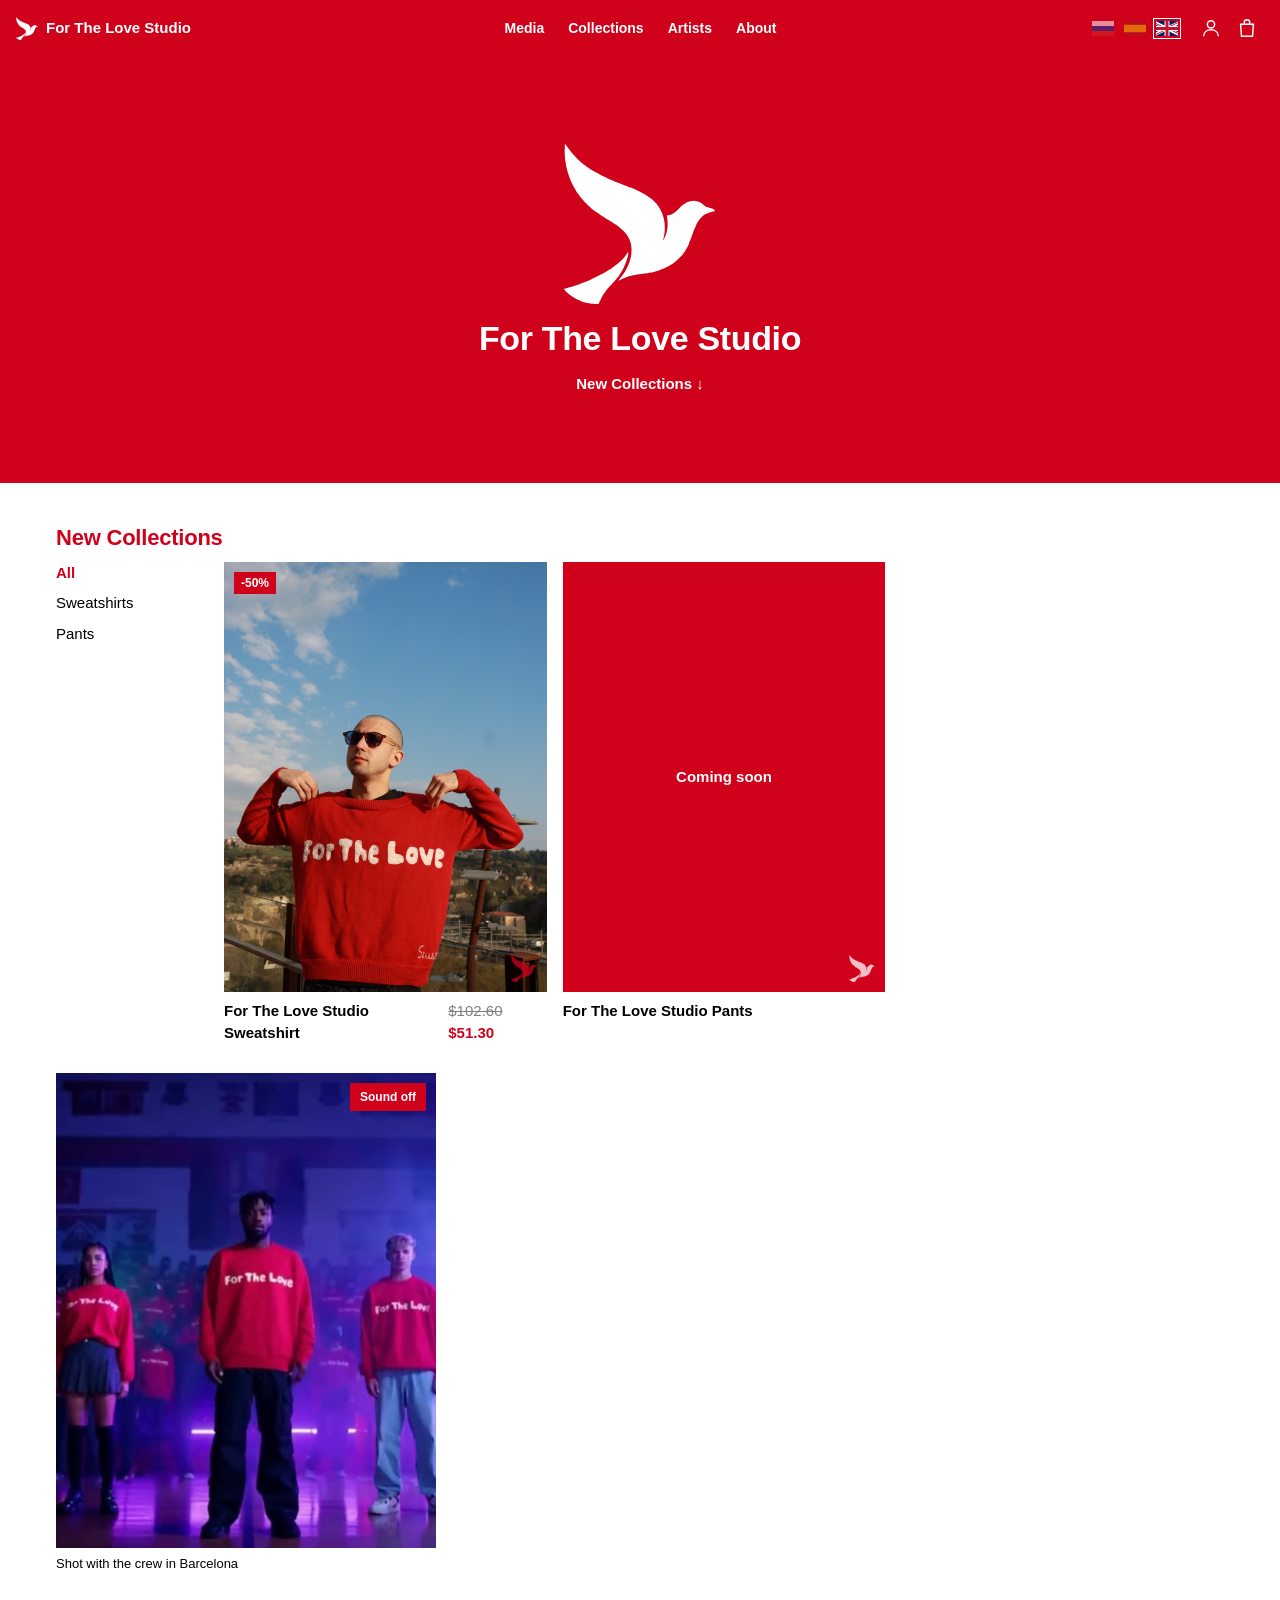
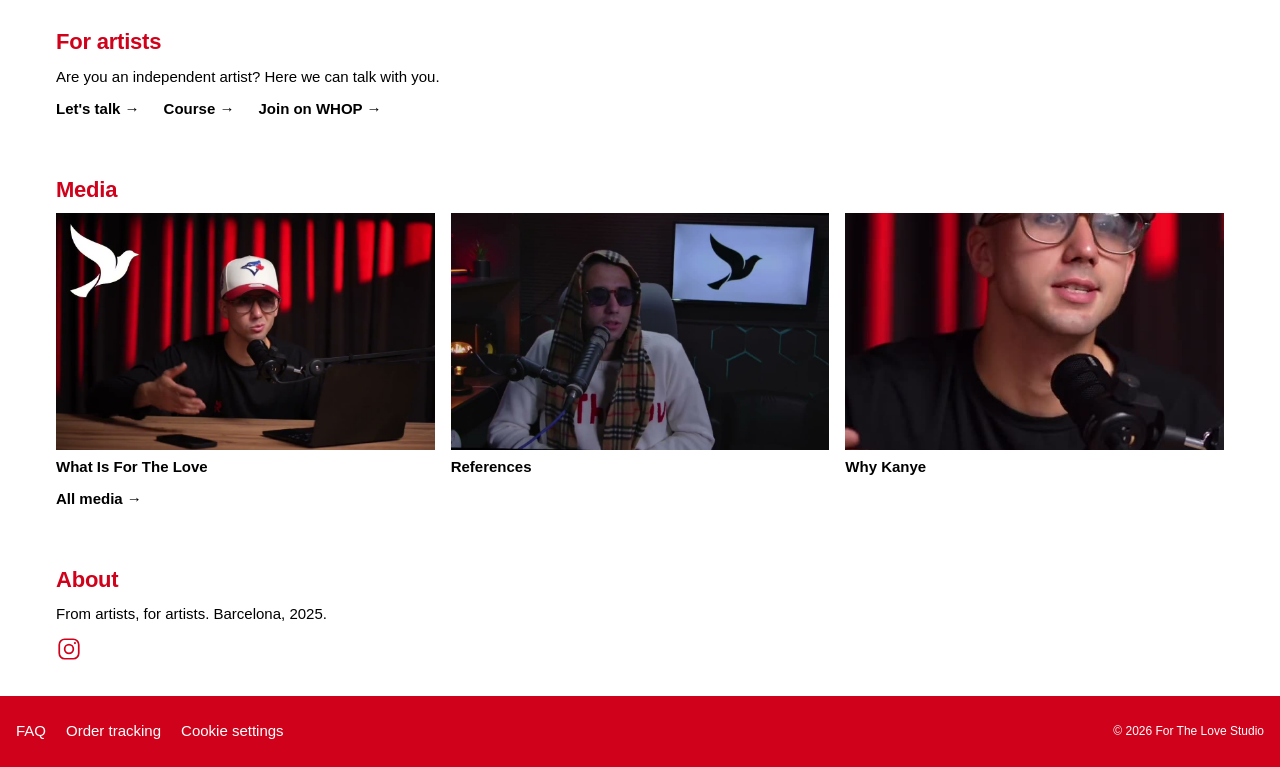
<file: index.html>
<!doctype html>
<html lang="en">
<head>
<meta charset="utf-8">
<meta name="viewport" content="width=device-width, initial-scale=1, viewport-fit=cover">
<title>For The Love Studio</title>
<meta name="description" content="Clothing and a home for independent artists. Barcelona, since 2025.">
<meta name="theme-color" content="#D0021B">
<meta property="og:type" content="website">
<meta property="og:site_name" content="For The Love Studio">
<meta property="og:title" content="For The Love Studio">
<meta property="og:description" content="Clothing and a home for independent artists.">
<meta property="og:url" content="https://shofkamil.github.io/for-the-love-studio/">
<meta property="og:image" content="https://shofkamil.github.io/for-the-love-studio/assets/og.jpg">
<meta property="og:image:width" content="1200">
<meta property="og:image:height" content="630">
<meta name="twitter:card" content="summary_large_image">
<link rel="icon" href="assets/favicon.png">
<link rel="apple-touch-icon" href="assets/favicon.png">
<link rel="stylesheet" href="style.css">
</head>
<body>

<header class="nav">
  <a class="brand" href="index.html#top"><img src="assets/dove.svg" alt="" width="22" height="23">For The Love Studio</a>
  <div class="menu">
    <button class="burger" aria-expanded="false" data-i18n="menu.open">Menu</button>
    <nav>
      <a href="media.html" data-i18n="nav.media">Media</a>
      <a href="index.html#collections" data-i18n="nav.collections">Collections</a>
      <a href="index.html#artists" data-i18n="nav.artists">Artists</a>
      <a href="index.html#about" data-i18n="nav.about">About</a>
    </nav>
  </div>
  <div class="langs">
    <button data-lang="ru" aria-label="Русский"><img src="assets/flag-ru.svg" alt=""></button>
    <button data-lang="es" aria-label="Español"><img src="assets/flag-es.svg" alt=""></button>
    <button data-lang="en" aria-label="English"><img src="assets/flag-gb.svg" alt=""></button>
  </div>
  <div class="icons">
    <button class="icon" data-open="auth" data-i18n-aria="signin.icon" aria-label="Sign in">
      <svg viewBox="0 0 24 24" aria-hidden="true"><circle cx="12" cy="8" r="4"/><path d="M4 21c0-4.4 3.6-7 8-7s8 2.6 8 7"/></svg>
    </button>
    <button class="icon" data-open="bag" data-i18n-aria="bag.icon" aria-label="Bag">
      <svg viewBox="0 0 24 24" aria-hidden="true"><path d="M5 8h14l-1 13H6z"/><path d="M9 8V6a3 3 0 0 1 6 0v2"/></svg>
      <span class="count" data-bag-count hidden>0</span>
    </button>
  </div>
</header>

<main id="top">

  <section class="hero">
    <img class="hero-dove" src="assets/dove.svg" alt="" width="1344" height="1422" fetchpriority="high">
    <h1 data-i18n="hero.brand">For The Love Studio</h1>
    <a class="go" href="#collections" data-i18n="hero.cta">New Collections ↓</a>
  </section>

  <section id="collections" class="wrap">
    <h2 data-i18n="col.title">New Collections</h2>
    <div class="shop">
      <div class="filters" role="tablist">
        <button data-cat="all" aria-pressed="true" data-i18n="col.all">All</button>
        <button data-cat="sweatshirts" data-i18n="col.sweatshirts">Sweatshirts</button>
        <button data-cat="pants" data-i18n="col.pants">Pants</button>
      </div>
      <div id="grid" class="products"></div>
    </div>
    <figure class="col-video">
      <div class="vid">
        <video data-auto src="assets/dance.mp4" poster="assets/dance.jpg" muted loop playsinline preload="none"></video>
        <button class="sound" data-i18n="sound.off">Sound off</button>
      </div>
      <figcaption data-i18n="col.video">Shot with the crew in Barcelona</figcaption>
    </figure>
  </section>

  <section id="artists" class="wrap">
    <h2 data-i18n="artists.title">For artists</h2>
    <p data-i18n="artists.line">Are you an independent artist? Here we can talk with you.</p>
    <div class="ctas">
      <a class="go" data-link="INSTAGRAM_DM" data-i18n="artists.talk">Let's talk →</a>
      <a class="go" data-link="COURSE_URL" data-i18n="artists.course">Course →</a>
      <a class="go" data-link="WHOP_URL" data-i18n="artists.join">Join on WHOP →</a>
    </div>
  </section>

  <section id="media" class="wrap">
    <h2 data-i18n="media.title">Media</h2>
    <div id="media-preview" class="mprev"></div>
    <a class="go" href="media.html" data-i18n="media.all">All media →</a>
  </section>

  <section id="about" class="wrap">
    <h2 data-i18n="about.title">About</h2>
    <p data-i18n="about.line">From artists, for artists. Barcelona, 2025.</p>
    <div class="social">
      <a data-link="INSTAGRAM" aria-label="Instagram"><svg viewBox="0 0 24 24" aria-hidden="true"><rect x="3" y="3" width="18" height="18" rx="5"/><circle cx="12" cy="12" r="4"/><circle cx="17.5" cy="6.5" r="1" class="fill"/></svg></a>
      <a data-link="YOUTUBE" aria-label="YouTube"><svg viewBox="0 0 24 24" aria-hidden="true"><rect x="2" y="5" width="20" height="14" rx="4"/><path d="M10 9l5 3-5 3z" class="fill"/></svg></a>
    </div>
  </section>

</main>

<footer class="foot">
  <nav>
    <button data-open="faq" data-i18n="foot.faq">FAQ</button>
    <button data-open="track" data-i18n="foot.tracking">Order tracking</button>
    <button data-open="cookies" data-i18n="foot.cookies">Cookie settings</button>
  </nav>
  <small>© 2026 For The Love Studio</small>
</footer>

<script src="i18n.js"></script>
<script src="app.js"></script>
</body>
</html>
</file>
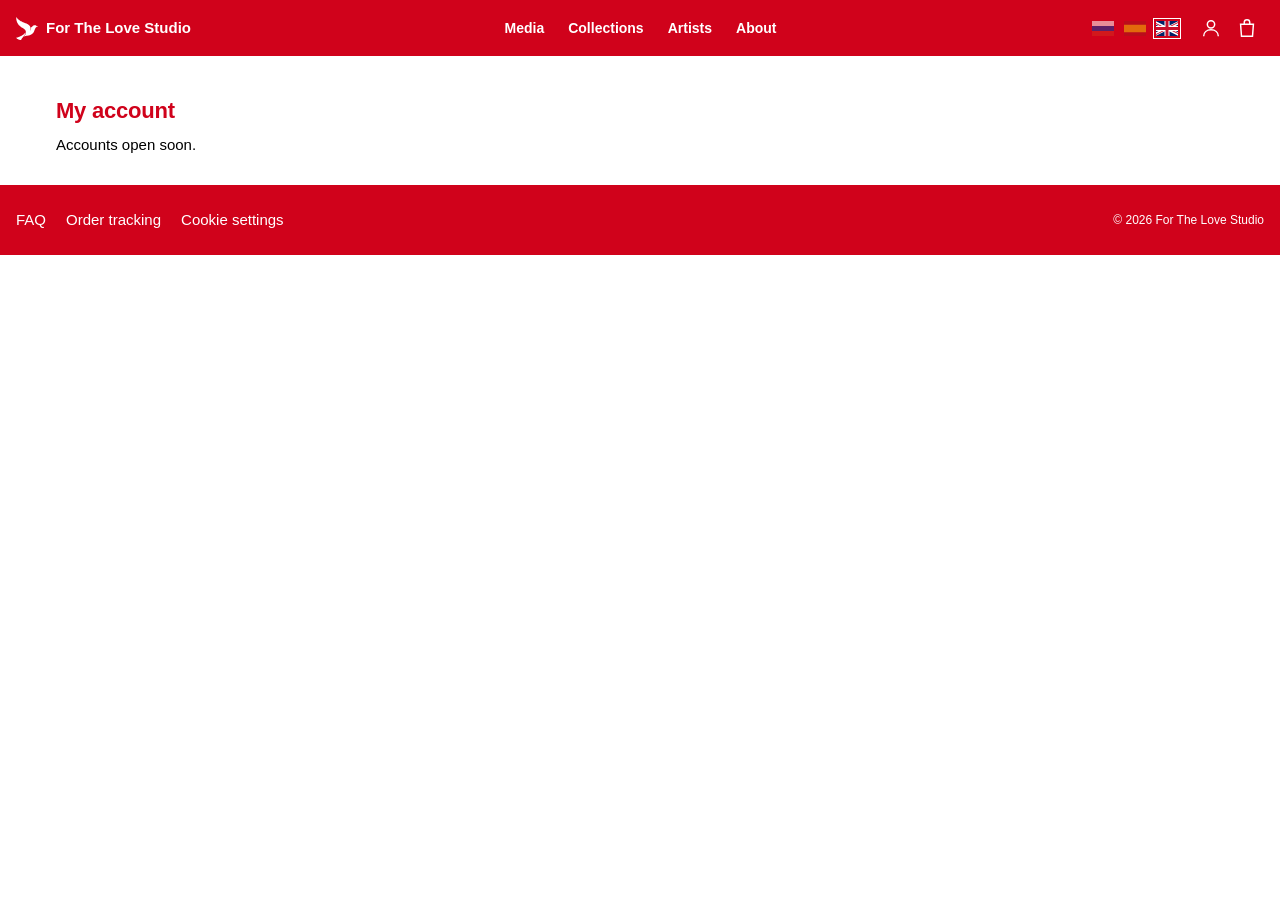
<file: account.html>
<!doctype html>
<html lang="en">
<head>
<meta charset="utf-8">
<meta name="viewport" content="width=device-width, initial-scale=1, viewport-fit=cover">
<title>My account — For The Love Studio</title>
<meta name="description" content="For The Love Studio account.">
<meta name="robots" content="noindex">
<meta name="theme-color" content="#D0021B">
<meta property="og:type" content="website">
<meta property="og:site_name" content="For The Love Studio">
<meta property="og:title" content="My account — For The Love Studio">
<meta property="og:description" content="For The Love Studio account.">
<meta property="og:url" content="https://shofkamil.github.io/for-the-love-studio/account.html">
<meta property="og:image" content="https://shofkamil.github.io/for-the-love-studio/assets/og.jpg">
<meta property="og:image:width" content="1200">
<meta property="og:image:height" content="630">
<meta name="twitter:card" content="summary_large_image">
<link rel="icon" href="assets/favicon.png">
<link rel="apple-touch-icon" href="assets/favicon.png">
<link rel="stylesheet" href="style.css">
</head>
<body>

<header class="nav">
  <a class="brand" href="index.html#top"><img src="assets/dove.svg" alt="" width="22" height="23">For The Love Studio</a>
  <div class="menu">
    <button class="burger" aria-expanded="false" data-i18n="menu.open">Menu</button>
    <nav>
      <a href="media.html" data-i18n="nav.media">Media</a>
      <a href="index.html#collections" data-i18n="nav.collections">Collections</a>
      <a href="index.html#artists" data-i18n="nav.artists">Artists</a>
      <a href="index.html#about" data-i18n="nav.about">About</a>
    </nav>
  </div>
  <div class="langs">
    <button data-lang="ru" aria-label="Русский"><img src="assets/flag-ru.svg" alt=""></button>
    <button data-lang="es" aria-label="Español"><img src="assets/flag-es.svg" alt=""></button>
    <button data-lang="en" aria-label="English"><img src="assets/flag-gb.svg" alt=""></button>
  </div>
  <div class="icons">
    <button class="icon" data-open="auth" data-i18n-aria="signin.icon" aria-label="Sign in">
      <svg viewBox="0 0 24 24" aria-hidden="true"><circle cx="12" cy="8" r="4"/><path d="M4 21c0-4.4 3.6-7 8-7s8 2.6 8 7"/></svg>
    </button>
    <button class="icon" data-open="bag" data-i18n-aria="bag.icon" aria-label="Bag">
      <svg viewBox="0 0 24 24" aria-hidden="true"><path d="M5 8h14l-1 13H6z"/><path d="M9 8V6a3 3 0 0 1 6 0v2"/></svg>
      <span class="count" data-bag-count hidden>0</span>
    </button>
  </div>
</header>

<main class="page">
  <section class="wrap">
    <h1 data-i18n="auth.account">My account</h1>
    <div id="account"></div>
  </section>
</main>

<footer class="foot">
  <nav>
    <button data-open="faq" data-i18n="foot.faq">FAQ</button>
    <button data-open="track" data-i18n="foot.tracking">Order tracking</button>
    <button data-open="cookies" data-i18n="foot.cookies">Cookie settings</button>
  </nav>
  <small>© 2026 For The Love Studio</small>
</footer>

<script src="i18n.js"></script>
<script src="app.js"></script>
</body>
</html>
</file>
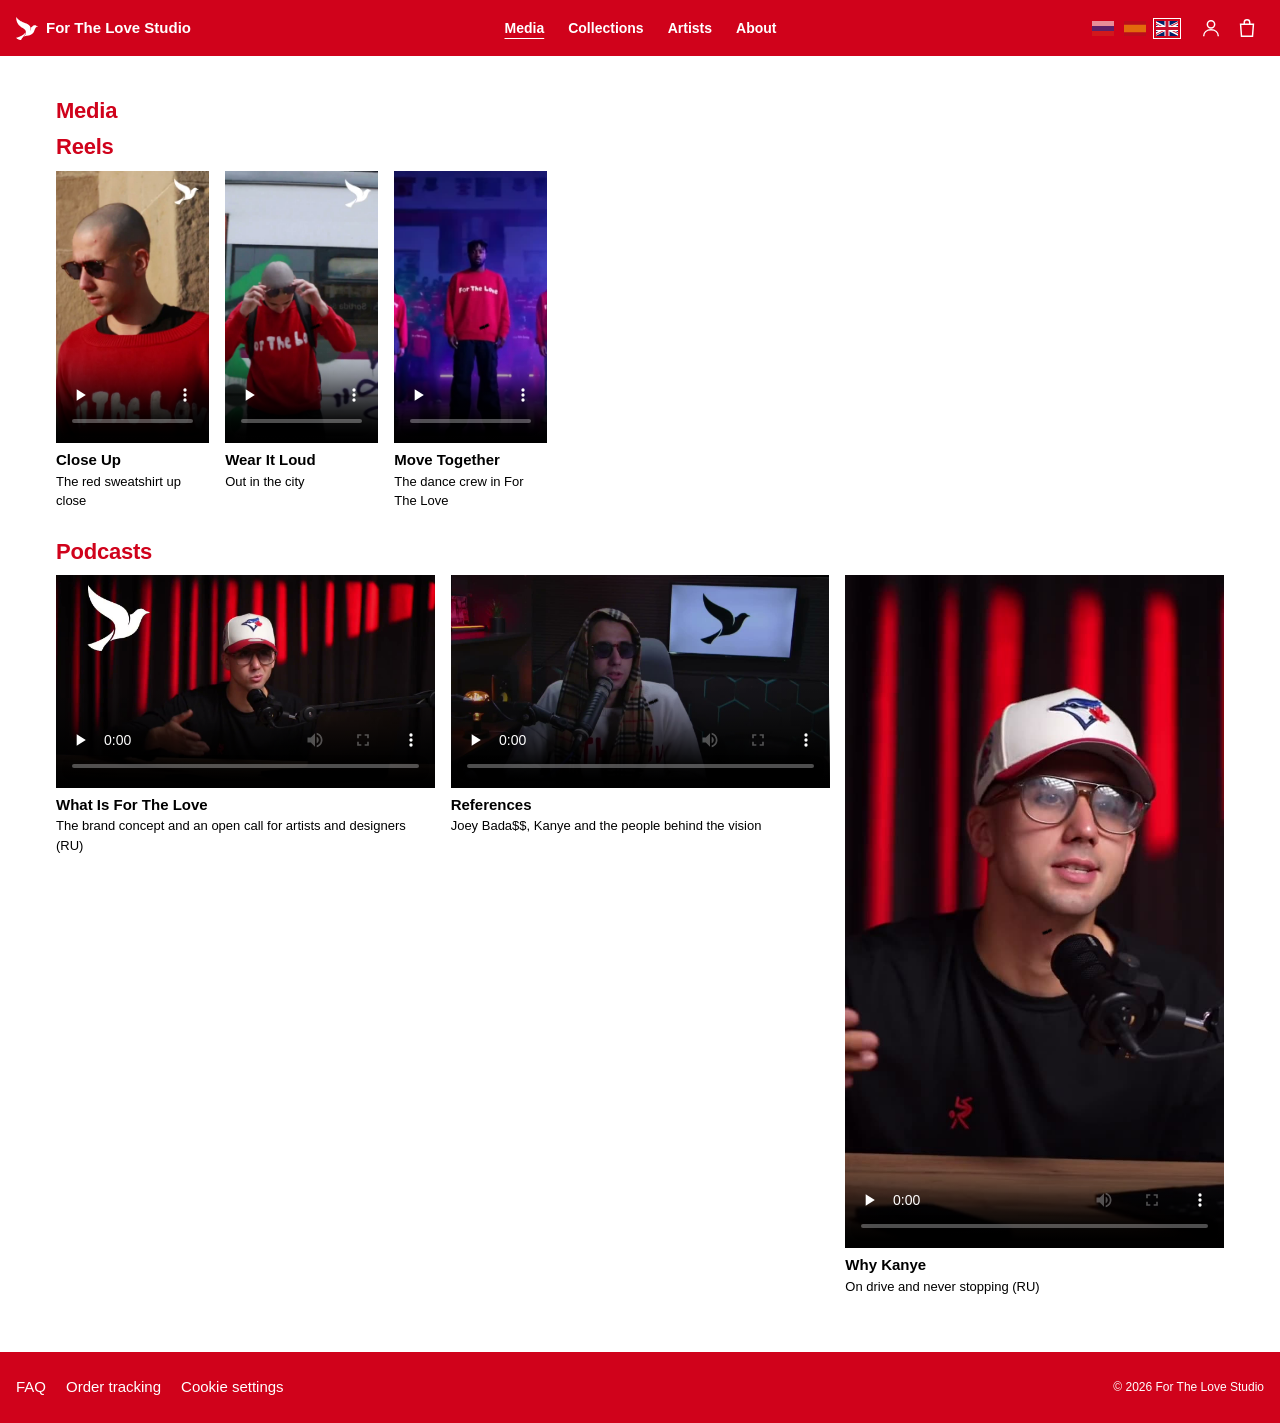
<file: media.html>
<!doctype html>
<html lang="en">
<head>
<meta charset="utf-8">
<meta name="viewport" content="width=device-width, initial-scale=1, viewport-fit=cover">
<title>Media — For The Love Studio</title>
<meta name="description" content="Reels and podcasts from For The Love Studio.">
<meta name="theme-color" content="#D0021B">
<meta property="og:type" content="website">
<meta property="og:site_name" content="For The Love Studio">
<meta property="og:title" content="Media — For The Love Studio">
<meta property="og:description" content="Reels and podcasts from For The Love Studio.">
<meta property="og:url" content="https://shofkamil.github.io/for-the-love-studio/media.html">
<meta property="og:image" content="https://shofkamil.github.io/for-the-love-studio/assets/og-media.jpg">
<meta property="og:image:width" content="1200">
<meta property="og:image:height" content="630">
<meta name="twitter:card" content="summary_large_image">
<link rel="icon" href="assets/favicon.png">
<link rel="apple-touch-icon" href="assets/favicon.png">
<link rel="stylesheet" href="style.css">
</head>
<body>

<header class="nav">
  <a class="brand" href="index.html#top"><img src="assets/dove.svg" alt="" width="22" height="23">For The Love Studio</a>
  <div class="menu">
    <button class="burger" aria-expanded="false" data-i18n="menu.open">Menu</button>
    <nav>
      <a href="media.html" aria-current="page" data-i18n="nav.media">Media</a>
      <a href="index.html#collections" data-i18n="nav.collections">Collections</a>
      <a href="index.html#artists" data-i18n="nav.artists">Artists</a>
      <a href="index.html#about" data-i18n="nav.about">About</a>
    </nav>
  </div>
  <div class="langs">
    <button data-lang="ru" aria-label="Русский"><img src="assets/flag-ru.svg" alt=""></button>
    <button data-lang="es" aria-label="Español"><img src="assets/flag-es.svg" alt=""></button>
    <button data-lang="en" aria-label="English"><img src="assets/flag-gb.svg" alt=""></button>
  </div>
  <div class="icons">
    <button class="icon" data-open="auth" data-i18n-aria="signin.icon" aria-label="Sign in">
      <svg viewBox="0 0 24 24" aria-hidden="true"><circle cx="12" cy="8" r="4"/><path d="M4 21c0-4.4 3.6-7 8-7s8 2.6 8 7"/></svg>
    </button>
    <button class="icon" data-open="bag" data-i18n-aria="bag.icon" aria-label="Bag">
      <svg viewBox="0 0 24 24" aria-hidden="true"><path d="M5 8h14l-1 13H6z"/><path d="M9 8V6a3 3 0 0 1 6 0v2"/></svg>
      <span class="count" data-bag-count hidden>0</span>
    </button>
  </div>
</header>

<main class="page">
  <section class="wrap">
    <h1 data-i18n="media.title">Media</h1>
    <div id="media-list"></div>
  </section>
</main>

<footer class="foot">
  <nav>
    <button data-open="faq" data-i18n="foot.faq">FAQ</button>
    <button data-open="track" data-i18n="foot.tracking">Order tracking</button>
    <button data-open="cookies" data-i18n="foot.cookies">Cookie settings</button>
  </nav>
  <small>© 2026 For The Love Studio</small>
</footer>

<script src="i18n.js"></script>
<script src="app.js"></script>
</body>
</html>
</file>
<file: style.css>
/* Red + white: red header, first page and footer; white sections with red headings and black text. */
:root { --red: #D0021B; --white: #fff; --ink: #000; --top: 56px; --gap: 22px; }
@media (min-width: 900px) { :root { --gap: 28px; } }
* { box-sizing: border-box; margin: 0; padding: 0; }
html { scroll-behavior: smooth; scroll-padding-top: var(--top); }
body { background: var(--white); color: var(--ink); font: 15px/1.5 "Helvetica Neue", Helvetica, Arial, sans-serif; -webkit-font-smoothing: antialiased; overflow-x: hidden; }
a { color: inherit; text-decoration: none; }
img, video { display: block; width: 100%; }
button, input, select { font: inherit; color: inherit; }
[hidden] { display: none !important; }
h1, h2, h3 { color: var(--red); font-size: 22px; font-weight: 700; line-height: 1.2; letter-spacing: -0.01em; margin-bottom: 10px; }
.wrap { padding: var(--gap) 16px; max-width: 1200px; margin: 0 auto; }
main > .wrap:first-child, .hero + .wrap { padding-top: calc(var(--gap) * 1.5); }
.page { padding-top: var(--top); }
small { font-size: 12px; }

/* Buttons: "Text →" links turn red on hover; main actions are solid red */
.go { display: inline-block; background: none; border: 0; padding: 0; cursor: pointer; font-weight: 700; transition: color .2s; }
.go:hover { color: var(--red); }
.btn { display: block; width: 100%; border: 0; padding: 14px 20px; background: var(--red); color: var(--white); font-weight: 700; text-align: center; cursor: pointer; transition: opacity .2s; }
.btn:hover { opacity: .88; }
.ctas { display: flex; flex-wrap: wrap; gap: 8px 24px; margin-top: 10px; }

/* Header (red) */
.nav { position: fixed; top: 0; left: 0; right: 0; height: var(--top); z-index: 20; display: flex; align-items: center; gap: 14px; padding: 0 16px; background: var(--red); color: var(--white); }
.brand { display: flex; align-items: center; gap: 8px; font-weight: 700; white-space: nowrap; }
.brand img { width: 22px; height: 23px; }
.menu { margin-left: auto; }
.burger { background: none; border: 0; cursor: pointer; font-weight: 700; }
.menu nav { position: absolute; top: var(--top); left: 0; right: 0; height: calc(100svh - var(--top)); background: var(--red); display: none; flex-direction: column; padding: 16px 16px 80px; gap: 6px; }
.menu nav a { font-size: 30px; font-weight: 700; }
.menu nav a:hover, .menu nav a[aria-current] { text-decoration: underline; text-underline-offset: 5px; }
.menu.open nav { display: flex; }
.langs { display: flex; gap: 6px; }
.langs button { background: none; border: 0; padding: 2px; cursor: pointer; opacity: .55; line-height: 0; }
.langs button[aria-pressed="true"] { opacity: 1; outline: 1px solid var(--white); }
.langs img { width: 22px; height: 15px; object-fit: cover; }
.icons { display: flex; gap: 2px; }
.icon { position: relative; width: 34px; height: 34px; display: grid; place-items: center; background: none; border: 0; cursor: pointer; }
.icon svg, .social svg { width: 22px; height: 22px; fill: none; stroke: currentColor; stroke-width: 1.6; }
.social .fill { fill: currentColor; stroke: none; }
.count { position: absolute; top: 0; right: -2px; min-width: 16px; height: 16px; padding: 0 4px; border-radius: 8px; background: var(--white); color: var(--red); font-size: 10px; font-weight: 700; line-height: 16px; text-align: center; }
@media (max-width: 899px) {
  /* phone: flags move into the open menu panel */
  .menu:not(.open) ~ .langs { display: none; }
  .menu.open ~ .langs { position: fixed; left: 16px; bottom: 28px; z-index: 21; gap: 14px; }
  .menu.open ~ .langs img { width: 33px; height: 22px; }
}
@media (min-width: 900px) {
  .burger { display: none; }
  .menu { margin: 0 auto; }
  .menu nav { position: static; height: auto; display: flex; flex-direction: row; padding: 0; gap: 24px; background: none; }
  .menu nav a { font-size: 14px; }
}

/* First page (red): dove, name, one link */
.hero { background: var(--red); color: var(--white); padding: calc(var(--top) + 64px) 16px 64px; display: flex; flex-direction: column; align-items: center; gap: 14px; text-align: center; }
.hero-dove { width: auto; height: 110px; animation: dove-in 1.4s cubic-bezier(.2, .7, .2, 1) both; }
@media (min-width: 900px) { .hero-dove { height: 160px; } .hero { padding: calc(var(--top) + 88px) 16px 88px; } }
@keyframes dove-in { from { opacity: 0; transform: translateY(16px) scale(.96); } }
.hero h1 { color: var(--white); font-size: clamp(24px, 4vw, 34px); margin: 0; }
.hero .go:hover { color: var(--white); text-decoration: underline; text-underline-offset: 4px; }

/* New Collections */
.shop { display: grid; gap: 14px; }
.filters { display: flex; gap: 18px; }
.filters button { background: none; border: 0; padding: 0; cursor: pointer; text-align: left; }
.filters button[aria-pressed="true"] { color: var(--red); font-weight: 700; }
@media (min-width: 900px) {
  .shop { grid-template-columns: 140px 1fr; gap: 28px; }
  .filters { flex-direction: column; gap: 8px; position: sticky; top: calc(var(--top) + 16px); align-self: start; }
}
.products { display: grid; grid-template-columns: repeat(auto-fill, minmax(min(100%, 280px), 1fr)); gap: 22px 16px; }
.card { display: block; width: 100%; cursor: pointer; text-align: left; background: none; border: 0; }
.ph { position: relative; aspect-ratio: 3/4; overflow: hidden; background: var(--white); }
.ph img { position: absolute; inset: 0; height: 100%; object-fit: cover; transition: opacity .4s; }
.card .ph img + img { opacity: 0; }
@media (hover: hover) { .card:hover .ph img + img { opacity: 1; } }
@media (hover: none) {
  /* phone: swipe to the back photo */
  .card .ph { display: flex; overflow-x: auto; scroll-snap-type: x mandatory; scrollbar-width: none; }
  .card .ph img { position: static; flex: 0 0 100%; opacity: 1 !important; scroll-snap-align: start; }
}
.mark { position: absolute; right: 10px; bottom: 10px; width: 26px; height: 27px; opacity: .75; background: var(--red); pointer-events: none;
  -webkit-mask: url(assets/dove.svg) center / contain no-repeat; mask: url(assets/dove.svg) center / contain no-repeat; }
.badge { position: absolute; top: 10px; left: 10px; z-index: 1; background: var(--red); color: var(--white); padding: 2px 7px; font-size: 12px; font-weight: 700; }
.badge.static { position: static; align-self: flex-start; }
.meta { display: flex; justify-content: space-between; gap: 12px; padding-top: 8px; }
.meta > span:first-child { font-weight: 700; }
s { opacity: .5; }
.now { color: var(--red); font-weight: 700; }
.card.soon { cursor: default; }
.card.soon .ph { background: var(--red); color: var(--white); display: grid; place-items: center; font-weight: 700; }
.card.soon .mark { background: var(--white); }
.col-video { margin-top: var(--gap); max-width: 380px; }
.vid { position: relative; }
.col-video video { aspect-ratio: 4/5; object-fit: cover; }
.col-video figcaption { padding-top: 6px; font-size: 13px; }
.sound { position: absolute; top: 10px; right: 10px; background: var(--red); color: var(--white); border: 0; padding: 5px 10px; font-size: 12px; font-weight: 700; cursor: pointer; }

/* Media */
.mprev { display: grid; grid-template-columns: repeat(3, 1fr); gap: 16px; margin-bottom: 10px; }
.mprev a { display: block; }
.mprev img { aspect-ratio: 16/10; object-fit: cover; transition: opacity .2s; }
.mprev a:hover img { opacity: .9; }
.mprev span { display: block; padding-top: 6px; font-weight: 700; }
.mprev a:hover span { color: var(--red); }
@media (max-width: 699px) { .mprev { grid-auto-flow: column; grid-auto-columns: 78%; grid-template-columns: none; overflow-x: auto; scroll-snap-type: x mandatory; scrollbar-width: none; } .mprev a { scroll-snap-align: start; } }
.media-grid { display: grid; gap: 22px 16px; margin-bottom: var(--gap); grid-template-columns: repeat(auto-fill, minmax(min(100%, 300px), 1fr)); }
.media-grid.reels { grid-template-columns: repeat(auto-fill, minmax(150px, 1fr)); }
.media-grid video { aspect-ratio: 16/9; object-fit: cover; background: var(--red); }
.media-grid figure.v video { aspect-ratio: 9/16; }
.media-grid figcaption { display: grid; padding-top: 6px; }
.media-grid figcaption span { font-size: 13px; }

/* About */
.social { display: flex; gap: 14px; margin-top: 10px; color: var(--red); }
.social svg { width: 26px; height: 26px; }

/* Footer (red) */
.foot { background: var(--red); color: var(--white); padding: 24px 16px; display: flex; flex-wrap: wrap; gap: 10px 24px; justify-content: space-between; align-items: center; }
.foot nav { display: flex; flex-wrap: wrap; gap: 6px 20px; }
.foot button { background: none; border: 0; cursor: pointer; }
.foot button:hover { text-decoration: underline; text-underline-offset: 4px; }

/* Panels and dialogs */
dialog { border: 0; background: var(--white); color: var(--ink); max-height: 92svh; overflow-y: auto; overscroll-behavior: contain; }
dialog::backdrop { background: rgba(208, 2, 27, .8); }
.modal { margin: auto; width: min(880px, 100% - 32px); }
.modal.small { width: min(420px, 100% - 32px); padding: 24px 20px; }
dialog > .close { position: absolute; top: 6px; right: 6px; z-index: 2; }
.x { background: var(--white); color: var(--ink); border: 0; width: 36px; height: 36px; cursor: pointer; font-size: 16px; }
.x:hover { color: var(--red); }
.pdp[open] { display: grid; }
.pdp-imgs { display: grid; grid-template-columns: 1fr 1fr; gap: 2px; }
.pdp-body { padding: 18px 16px 22px; display: flex; flex-direction: column; gap: 12px; }
.pdp-body h3 { margin: 0; }
@media (min-width: 760px) {
  .pdp[open] { grid-template-columns: 1.2fr 1fr; }
  .pdp-imgs { grid-template-columns: 1fr; }
  .pdp-body { padding: 48px 24px 24px; position: sticky; top: 0; align-self: start; }
}
.details { list-style: none; font-size: 11px; letter-spacing: .06em; text-transform: uppercase; line-height: 1.8; }
.sizes { display: flex; gap: 18px; }
.sizes input { position: absolute; opacity: 0; }
.sizes span { cursor: pointer; font-weight: 700; }
.sizes input:checked + span { color: var(--red); text-decoration: underline; text-underline-offset: 4px; }
.sizes input:focus-visible + span { outline: 2px solid var(--red); outline-offset: 2px; }
.sizes .out span { text-decoration: line-through; opacity: .35; cursor: not-allowed; }
.pdp-body .go { align-self: flex-start; }

/* Bag */
.drawer { margin: 0 0 0 auto; height: 100svh; max-height: none; width: min(420px, 100%); padding: 24px 20px; }
.drawer-body { display: flex; flex-direction: column; gap: 14px; }
.cur { display: flex; gap: 14px; }
.cur button { background: none; border: 0; padding: 0; cursor: pointer; }
.cur button[aria-pressed="true"] { color: var(--red); font-weight: 700; }
.lines { list-style: none; display: grid; gap: 14px; }
.lines li { display: grid; grid-template-columns: 64px 1fr auto; gap: 12px; align-items: start; font-size: 14px; }
.lines img { aspect-ratio: 3/4; object-fit: cover; }
.lines div { display: grid; gap: 2px; justify-items: start; }
.link { background: none; border: 0; cursor: pointer; text-decoration: underline; font-size: 12px; padding: 0; }
.link:hover { color: var(--red); }
.total { display: flex; justify-content: space-between; font-weight: 700; }

/* Forms */
.form { display: grid; gap: 14px; }
.form h3 { margin: 0 32px 0 0; }
.form label:not(.check) { display: grid; gap: 2px; font-size: 13px; }
.form input:not([type=checkbox]):not([type=radio]), .form select { width: 100%; border: 0; border-bottom: 1px solid var(--ink); padding: 8px 0; background: none; border-radius: 0; outline: none; }
.form input:focus { border-bottom-color: var(--red); }
.check { display: flex; gap: 10px; align-items: center; cursor: pointer; }
.check input { accent-color: var(--red); width: 16px; height: 16px; }
.roles { display: grid; gap: 8px; }
.error { color: var(--red); font-size: 13px; font-weight: 700; }
.tabs { display: flex; gap: 18px; margin: 0 40px 16px 0; }
.tabs button { background: none; border: 0; padding: 0; cursor: pointer; font-weight: 700; opacity: .5; }
.tabs button[aria-pressed="true"] { opacity: 1; color: var(--red); }
.faq-body details { padding: 6px 0; }
.faq-body summary { cursor: pointer; font-weight: 700; }
.faq-body summary:hover { color: var(--red); }
.faq-body p { padding-top: 4px; }
.faq-body a { color: var(--red); text-decoration: underline; }
.acct { display: grid; grid-template-columns: auto 1fr; gap: 6px 20px; margin-bottom: 18px; }
.acct dt { color: var(--red); }
#account .btn { width: auto; display: inline-block; }

.toast { position: fixed; left: 50%; bottom: 20px; transform: translateX(-50%); z-index: 40; background: var(--red); color: var(--white); padding: 10px 16px; font-size: 13px; font-weight: 700; max-width: calc(100% - 32px); }

@media (prefers-reduced-motion: reduce) { .hero-dove { animation: none; } html { scroll-behavior: auto; } }
</file>
